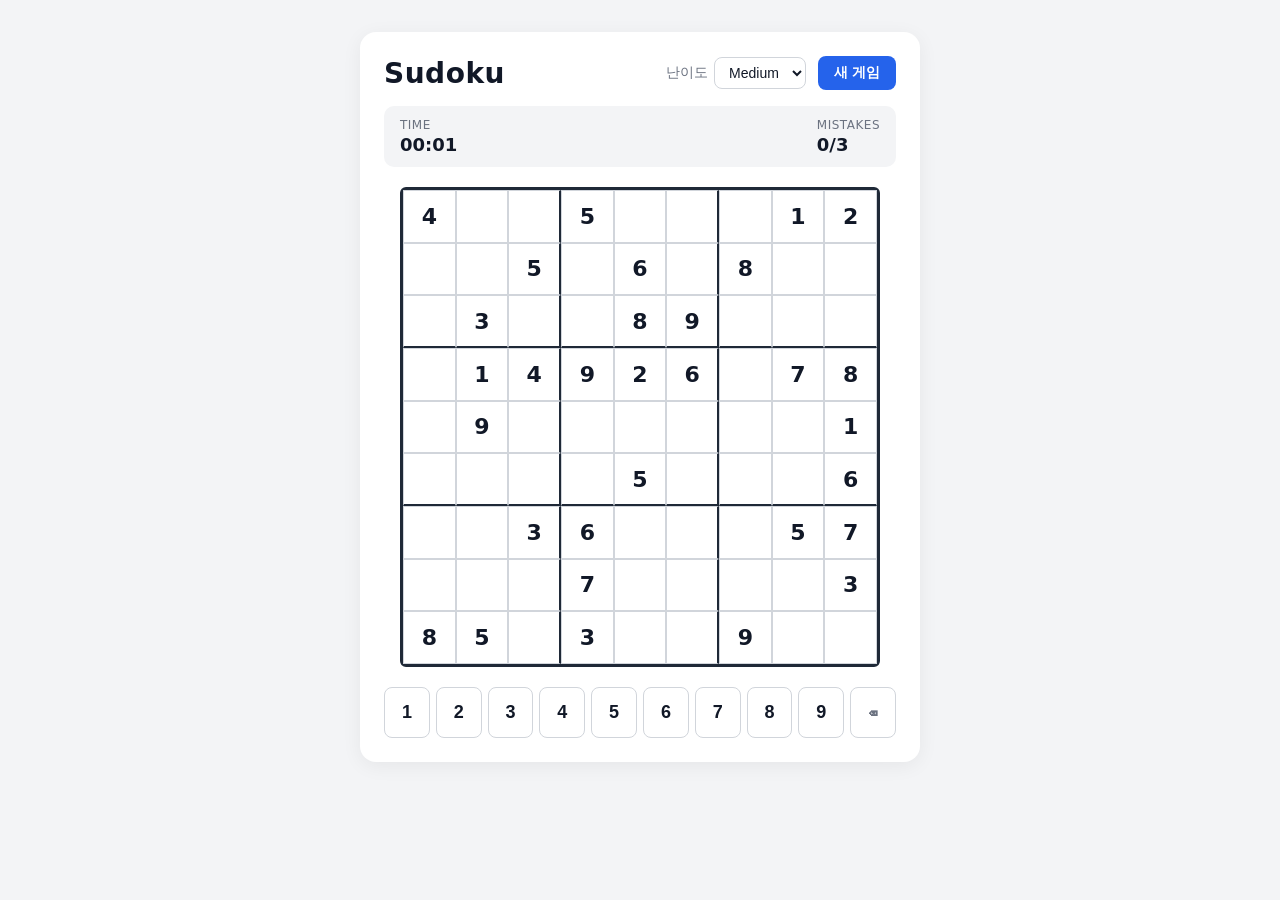
<file: index.html>
<!DOCTYPE html>
<html lang="ko">
<head>
    <meta charset="UTF-8">
    <title>Sudoku</title>
    <link rel="stylesheet" href="style.css">
</head>
<body>
    <main class="app">
        <header class="header">
            <h1 class="title">Sudoku</h1>
            <div class="controls">
                <label class="difficulty-label">
                    난이도
                    <select id="difficulty" class="difficulty-select">
                        <option value="easy">Easy</option>
                        <option value="medium" selected>Medium</option>
                        <option value="hard">Hard</option>
                    </select>
                </label>
                <button id="new-game" class="btn btn-primary" type="button">새 게임</button>
            </div>
        </header>

        <section class="status">
            <div class="status-item">
                <span class="status-label">Time</span>
                <span id="timer" class="status-value">00:00</span>
            </div>
            <div class="status-item">
                <span class="status-label">Mistakes</span>
                <span id="mistakes" class="status-value">0/3</span>
            </div>
        </section>

        <section class="board-wrapper">
            <div id="board" class="board" role="grid" aria-label="Sudoku Board"></div>
        </section>

        <section class="keypad" aria-label="Number Pad">
            <button class="key" type="button" data-key="1">1</button>
            <button class="key" type="button" data-key="2">2</button>
            <button class="key" type="button" data-key="3">3</button>
            <button class="key" type="button" data-key="4">4</button>
            <button class="key" type="button" data-key="5">5</button>
            <button class="key" type="button" data-key="6">6</button>
            <button class="key" type="button" data-key="7">7</button>
            <button class="key" type="button" data-key="8">8</button>
            <button class="key" type="button" data-key="9">9</button>
            <button class="key key-erase" type="button" data-key="erase" aria-label="지우기">⌫</button>
        </section>
    </main>

    <div id="modal" class="modal hidden" role="dialog" aria-modal="true">
        <div class="modal-content">
            <h2 id="modal-title" class="modal-title"></h2>
            <p id="modal-message" class="modal-message"></p>
            <button id="modal-close" class="btn btn-primary" type="button">새 게임</button>
        </div>
    </div>

    <script src="script.js"></script>
</body>
</html>
</file>
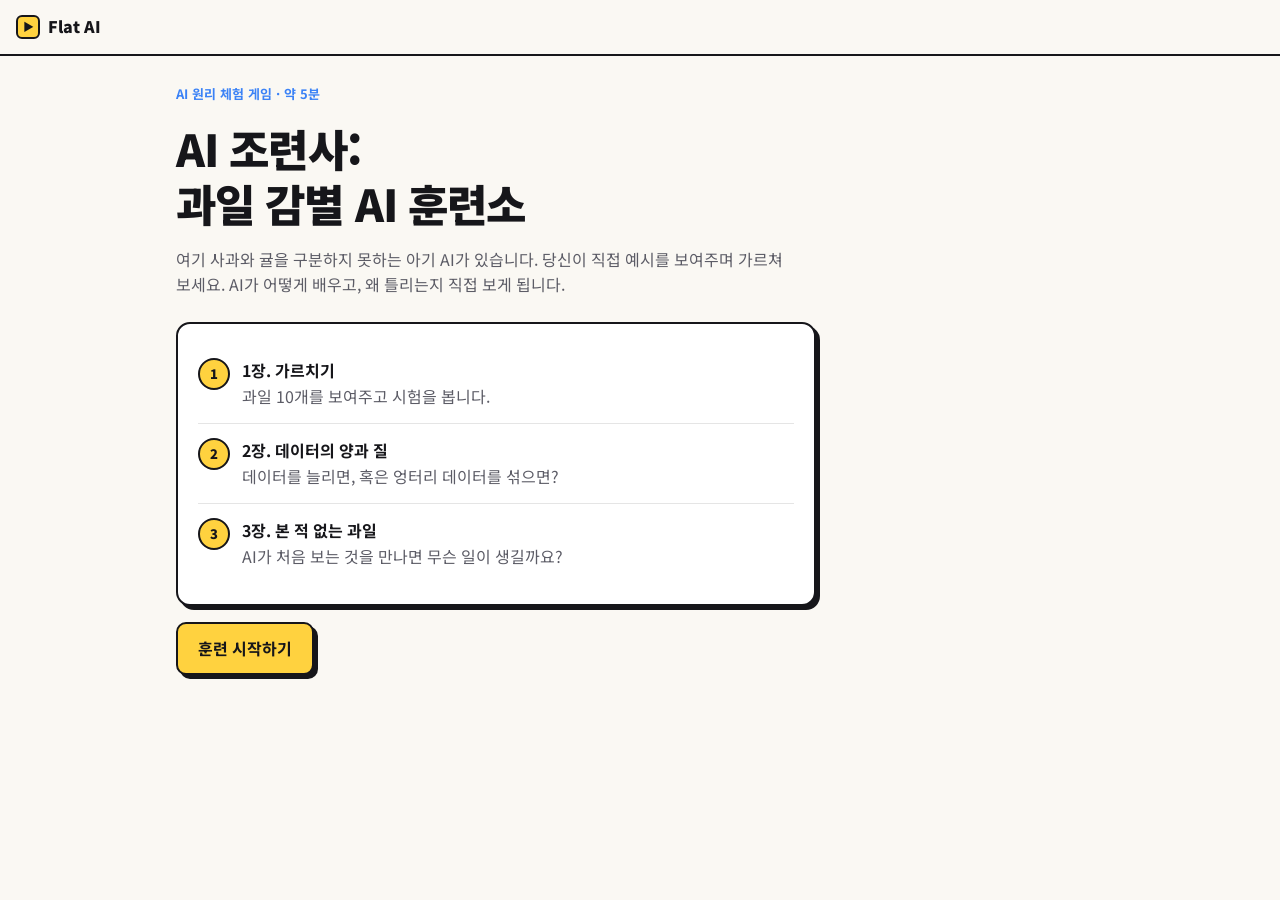
<file: ai-trainer/index.html>
<!DOCTYPE html>
<html lang="ko">
<head>
    <meta charset="UTF-8">
    <meta name="viewport" content="width=device-width, initial-scale=1">
    <title>AI 조련사 — 과일 감별 AI 훈련소</title>
    <meta name="description" content="직접 데이터를 가르치며 AI가 배우는 원리를 체험하는 웹 게임. Flat AI">
    <meta property="og:title" content="AI 조련사 — 과일 감별 AI 훈련소">
    <meta property="og:description" content="사과와 귤을 구분하는 AI를 직접 훈련시켜 보세요.">
    <link rel="preconnect" href="https://fonts.googleapis.com">
    <link rel="preconnect" href="https://fonts.gstatic.com" crossorigin>
    <link href="https://fonts.googleapis.com/css2?family=Noto+Sans+KR:wght@400;500;700;900&display=swap" rel="stylesheet">
    <link rel="stylesheet" href="style.css">
</head>
<body>
    <header class="topbar">
        <span class="brand"><span class="brand-mark">▶</span>Flat AI</span>
        <span id="chapter" class="chapter"></span>
    </header>
    <main id="app" class="app" aria-live="polite"></main>
    <script src="game.js"></script>
</body>
</html>
</file>
<file: style.css>
:root {
    --bg: #f3f4f6;
    --surface: #ffffff;
    --border-thin: #d1d5db;
    --border-thick: #1f2937;
    --text: #111827;
    --text-muted: #6b7280;
    --primary: #2563eb;
    --primary-hover: #1d4ed8;
    --user-input: #2563eb;
    --error: #dc2626;
    --highlight-cell: #dbeafe;
    --highlight-same: #eff6ff;
    --highlight-peer: #f3f4f6;
}

* {
    box-sizing: border-box;
}

html, body {
    margin: 0;
    padding: 0;
    font-family: -apple-system, BlinkMacSystemFont, "Segoe UI", system-ui, "Apple SD Gothic Neo", "Malgun Gothic", sans-serif;
    background: var(--bg);
    color: var(--text);
}

.app {
    max-width: 560px;
    margin: 32px auto;
    padding: 24px;
    background: var(--surface);
    border-radius: 16px;
    box-shadow: 0 4px 20px rgba(0, 0, 0, 0.06);
}

/* Header */
.header {
    display: flex;
    justify-content: space-between;
    align-items: center;
    margin-bottom: 16px;
}

.title {
    margin: 0;
    font-size: 28px;
    font-weight: 700;
    letter-spacing: 0.5px;
}

.controls {
    display: flex;
    align-items: center;
    gap: 12px;
}

.difficulty-label {
    display: flex;
    align-items: center;
    gap: 6px;
    font-size: 14px;
    color: var(--text-muted);
}

.difficulty-select {
    padding: 6px 10px;
    border-radius: 8px;
    border: 1px solid var(--border-thin);
    background: var(--surface);
    font-size: 14px;
    color: var(--text);
    cursor: pointer;
}

.btn {
    padding: 8px 16px;
    border-radius: 8px;
    border: none;
    font-size: 14px;
    font-weight: 600;
    cursor: pointer;
    transition: background 0.15s ease;
}

.btn-primary {
    background: var(--primary);
    color: #fff;
}

.btn-primary:hover {
    background: var(--primary-hover);
}

/* Status */
.status {
    display: flex;
    justify-content: space-between;
    gap: 16px;
    margin-bottom: 20px;
    padding: 12px 16px;
    background: var(--bg);
    border-radius: 10px;
}

.status-item {
    display: flex;
    flex-direction: column;
}

.status-label {
    font-size: 12px;
    color: var(--text-muted);
    text-transform: uppercase;
    letter-spacing: 0.5px;
}

.status-value {
    font-size: 18px;
    font-weight: 600;
    margin-top: 2px;
}

/* Board */
.board-wrapper {
    display: flex;
    justify-content: center;
    margin-bottom: 20px;
}

.board {
    display: grid;
    grid-template-columns: repeat(9, 1fr);
    grid-template-rows: repeat(9, 1fr);
    width: 480px;
    height: 480px;
    border: 3px solid var(--border-thick);
    border-radius: 6px;
    background: var(--surface);
}

.cell {
    display: flex;
    align-items: center;
    justify-content: center;
    font-size: 22px;
    font-weight: 500;
    color: var(--text);
    background: var(--surface);
    border: 1px solid var(--border-thin);
    cursor: pointer;
    user-select: none;
    transition: background 0.1s ease;
}

/* 3x3 box thick borders */
.cell[data-col="2"], .cell[data-col="5"] {
    border-right: 2px solid var(--border-thick);
}
.cell[data-row="2"], .cell[data-row="5"] {
    border-bottom: 2px solid var(--border-thick);
}

.cell.given {
    color: var(--text);
    font-weight: 700;
}

.cell.user {
    color: var(--user-input);
}

.cell.error {
    color: var(--error);
}

.cell.selected {
    background: var(--highlight-cell);
}

.cell.same-number {
    background: var(--highlight-same);
}

.cell.peer {
    background: var(--highlight-peer);
}

/* Keypad */
.keypad {
    display: grid;
    grid-template-columns: repeat(10, 1fr);
    gap: 6px;
}

.key {
    padding: 14px 0;
    border-radius: 8px;
    border: 1px solid var(--border-thin);
    background: var(--surface);
    font-size: 18px;
    font-weight: 600;
    color: var(--text);
    cursor: pointer;
    transition: background 0.15s ease, transform 0.05s ease;
}

.key:hover {
    background: var(--highlight-same);
}

.key:active {
    transform: scale(0.96);
}

.key-erase {
    font-size: 16px;
    color: var(--text-muted);
}

/* Modal */
.modal {
    position: fixed;
    inset: 0;
    background: rgba(0, 0, 0, 0.5);
    display: flex;
    align-items: center;
    justify-content: center;
    z-index: 100;
}

.modal.hidden {
    display: none;
}

.modal-content {
    background: var(--surface);
    padding: 32px 40px;
    border-radius: 16px;
    min-width: 280px;
    max-width: 90%;
    text-align: center;
    box-shadow: 0 10px 40px rgba(0, 0, 0, 0.2);
}

.modal-title {
    margin: 0 0 12px;
    font-size: 24px;
    font-weight: 700;
    color: var(--text);
}

.modal-message {
    margin: 0 0 24px;
    font-size: 16px;
    color: var(--text-muted);
}

.modal .btn {
    padding: 10px 28px;
    font-size: 15px;
}
</file>
<file: ai-trainer/style.css>
:root {
    color-scheme: light;
    --bg: #faf8f3;
    --surface: #ffffff;
    --ink: #16161a;
    --muted: #5c5c66;
    --yellow: #ffd23f;
    --blue: #3b82f6;
    --apple: #e11d48;
    --tang: #f59e0b;
    --ok: #16a34a;
    --bad: #dc2626;
    --shadow: 4px 4px 0 var(--ink);
}

* { box-sizing: border-box; margin: 0; padding: 0; }

body {
    font-family: "Noto Sans KR", system-ui, -apple-system, sans-serif;
    background: var(--bg);
    color: var(--ink);
    line-height: 1.6;
    word-break: keep-all;
    -webkit-font-smoothing: antialiased;
}

.topbar {
    display: flex; justify-content: space-between; align-items: center;
    height: 56px; padding: 0 16px; border-bottom: 2px solid var(--ink);
}
.brand { display: flex; align-items: center; gap: 8px; font-weight: 900; }
.brand-mark {
    width: 24px; height: 24px; display: grid; place-items: center; font-size: 11px;
    background: var(--yellow); border: 2px solid var(--ink); border-radius: 6px;
}
.chapter { font-size: 13px; font-weight: 700; color: var(--muted); }

.app { max-width: 960px; margin: 0 auto; padding: 28px 16px 64px; }

h1 { font-size: clamp(30px, 6vw, 44px); font-weight: 900; line-height: 1.25; letter-spacing: -0.02em; }
h2 { font-size: clamp(22px, 4vw, 28px); font-weight: 900; line-height: 1.35; margin-bottom: 8px; }
.lead { color: var(--muted); font-size: 16px; margin: 12px 0 24px; }
.eyebrow { font-size: 13px; font-weight: 700; color: var(--blue); margin-bottom: 6px; }

.card {
    background: var(--surface); border: 2px solid var(--ink);
    border-radius: 14px; box-shadow: var(--shadow); padding: 20px;
}

.btn {
    display: inline-flex; align-items: center; justify-content: center; gap: 6px;
    padding: 12px 20px; font: inherit; font-weight: 700; font-size: 16px; text-decoration: none;
    border: 2px solid var(--ink); border-radius: 10px; box-shadow: var(--shadow);
    background: var(--yellow); color: var(--ink); cursor: pointer;
    transition: transform .1s, box-shadow .1s;
}
.btn:hover { transform: translate(-2px, -2px); box-shadow: 6px 6px 0 var(--ink); }
.btn:active { transform: translate(2px, 2px); box-shadow: 2px 2px 0 var(--ink); }
.btn:disabled { opacity: .45; cursor: not-allowed; transform: none; box-shadow: var(--shadow); }
.btn.ghost { background: var(--surface); }
.btn.apple { background: #ffe4e6; }
.btn.tang { background: #fef3c7; }
.row { display: flex; gap: 12px; flex-wrap: wrap; }

/* 2-column play layout */
.play { display: grid; grid-template-columns: 1fr 1.25fr; gap: 24px; align-items: start; }
@media (max-width: 760px) { .play { grid-template-columns: 1fr; } }

/* fruit card */
.fruit-stage { display: grid; place-items: center; height: 170px; }
.progress { display: flex; gap: 4px; margin-bottom: 14px; }
.progress span { flex: 1; height: 6px; border-radius: 3px; background: #e5e5e5; }
.progress span.done { background: var(--ink); }
.sees {
    display: grid; grid-template-columns: 1fr 1fr; gap: 8px;
    font-size: 14px; margin: 14px 0;
}
.sees div { background: var(--bg); border-radius: 8px; padding: 8px 10px; }
.sees b { display: block; font-size: 18px; }
.sees-title { font-size: 13px; font-weight: 700; color: var(--muted); }
.guess { font-size: 15px; margin-bottom: 14px; min-height: 24px; }
.answer { display: grid; grid-template-columns: 1fr 1fr; gap: 12px; }

/* map */
.map-wrap h3 { font-size: 16px; margin-bottom: 4px; }
.map-wrap p { font-size: 13px; color: var(--muted); margin-bottom: 10px; }
canvas.map { width: 100%; aspect-ratio: 4 / 3; display: block; border: 2px solid var(--ink); border-radius: 10px; background: #fff; }
.legend { display: flex; gap: 14px; flex-wrap: wrap; font-size: 13px; margin-top: 8px; color: var(--muted); }
.legend i { display: inline-block; width: 10px; height: 10px; border-radius: 50%; border: 1.5px solid var(--ink); margin-right: 4px; vertical-align: -1px; }

/* test results */
.score { font-size: 56px; font-weight: 900; line-height: 1; }
.score small { display: block; margin-top: 6px; font-size: 15px; color: var(--muted); font-weight: 500; }
.results { display: grid; grid-template-columns: repeat(auto-fill, minmax(44px, 1fr)); gap: 6px; margin: 16px 0; }
.res { position: relative; display: grid; place-items: center; height: 48px; border-radius: 8px; border: 1.5px solid #e5e5e5; }
.res.bad { background: #fee2e2; border-color: var(--bad); }
.res .mark { position: absolute; right: 2px; bottom: 0; font-size: 11px; font-weight: 900; }
.res.ok .mark { color: var(--ok); }
.res.bad .mark { color: var(--bad); }

.lesson {
    background: var(--yellow); border: 2px solid var(--ink); border-radius: 12px;
    padding: 16px 18px; margin: 20px 0;
}
.lesson strong { display: block; font-size: 17px; margin-bottom: 4px; }

/* accuracy history */
.history { display: flex; align-items: flex-end; gap: 8px; height: 140px; padding-top: 18px; border-bottom: 2px solid var(--ink); margin: 12px 0 4px; }
.history .col { flex: 1; display: flex; flex-direction: column; align-items: center; justify-content: flex-end; height: 100%; font-size: 12px; font-weight: 700; }
.history .bar { width: 100%; max-width: 44px; border: 2px solid var(--ink); border-bottom: 0; border-radius: 4px 4px 0 0; background: var(--blue); }
.history .bar.noisy { background: var(--bad); }
.history-x { display: flex; gap: 8px; font-size: 11px; color: var(--muted); }
.history-x span { flex: 1; text-align: center; }

.stack > * + * { margin-top: 16px; }
.lessons { list-style: none; counter-reset: l; }
.lessons li { counter-increment: l; display: flex; gap: 12px; padding: 14px 0; border-bottom: 1px solid #e5e5e5; }
.lessons li::before {
    content: counter(l); flex: none; width: 28px; height: 28px; display: grid; place-items: center;
    border: 2px solid var(--ink); border-radius: 50%; font-weight: 900; font-size: 13px; background: var(--yellow);
}
</file>
